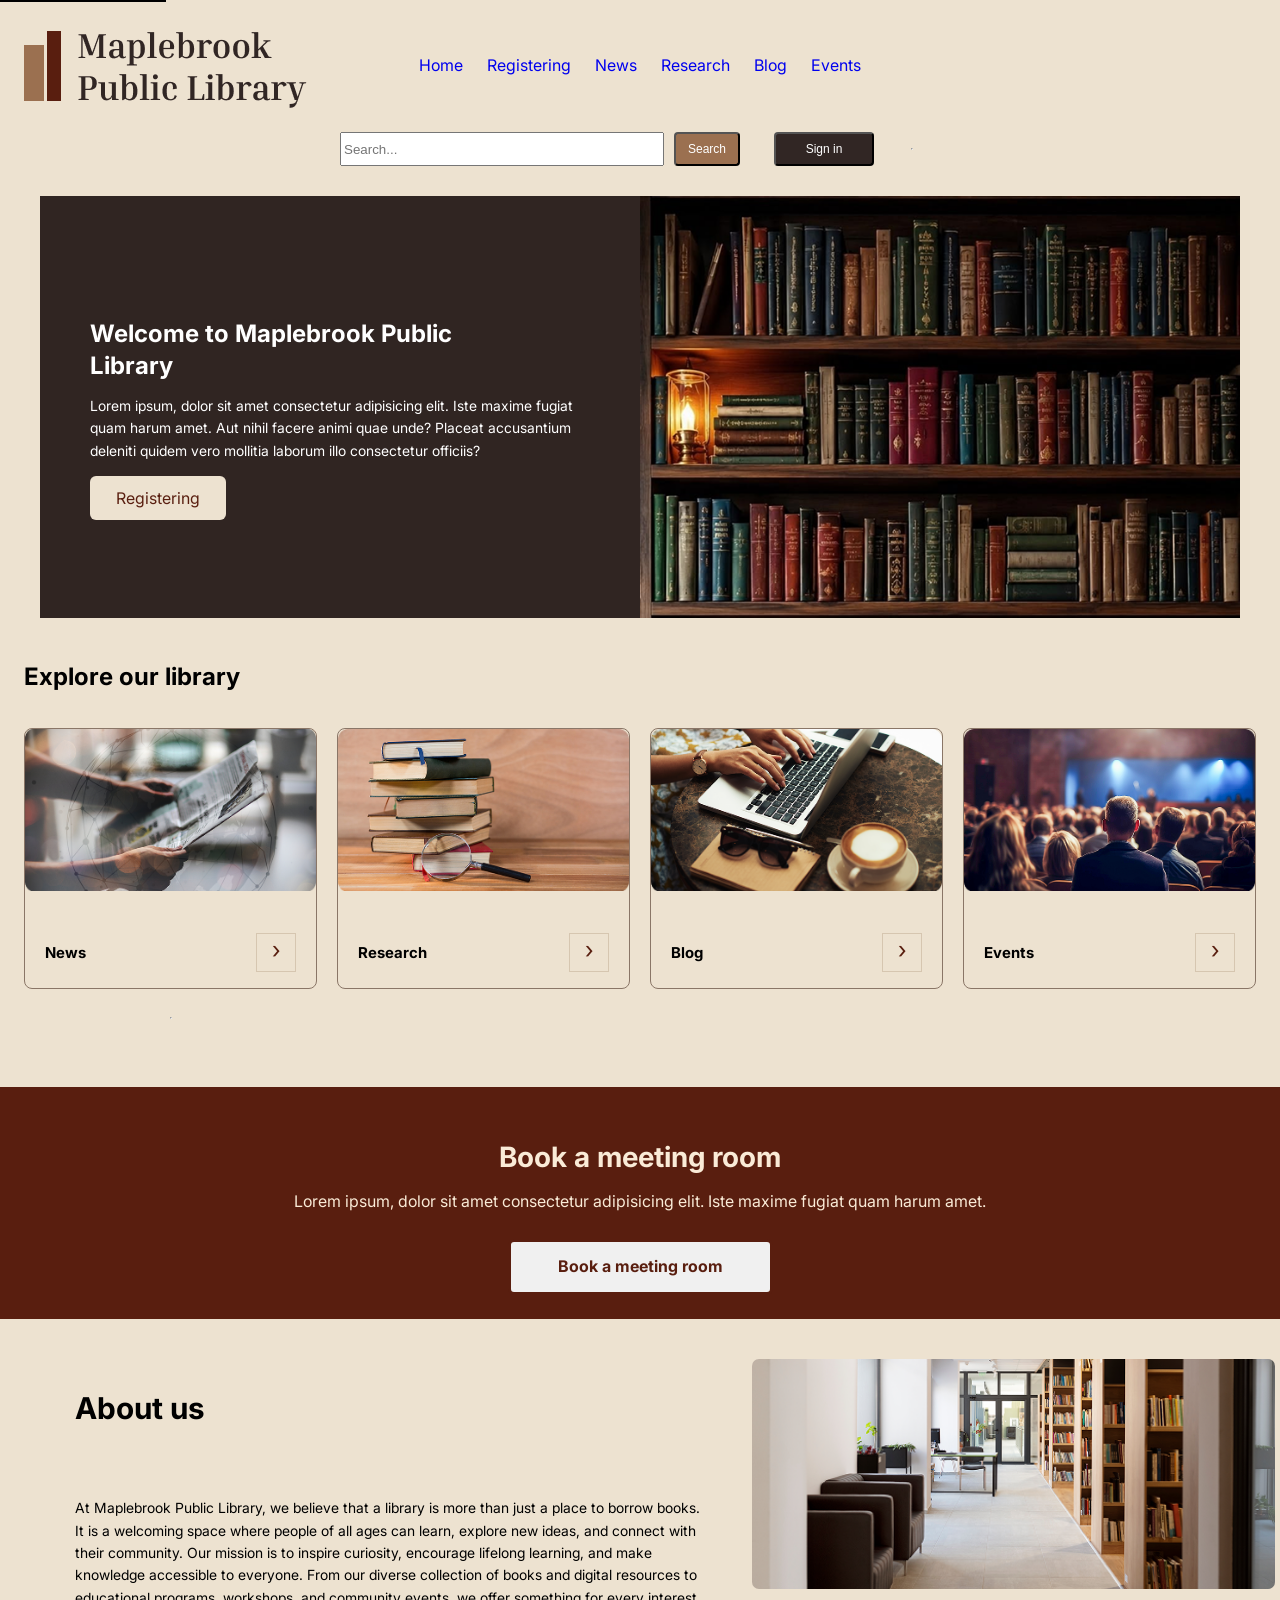
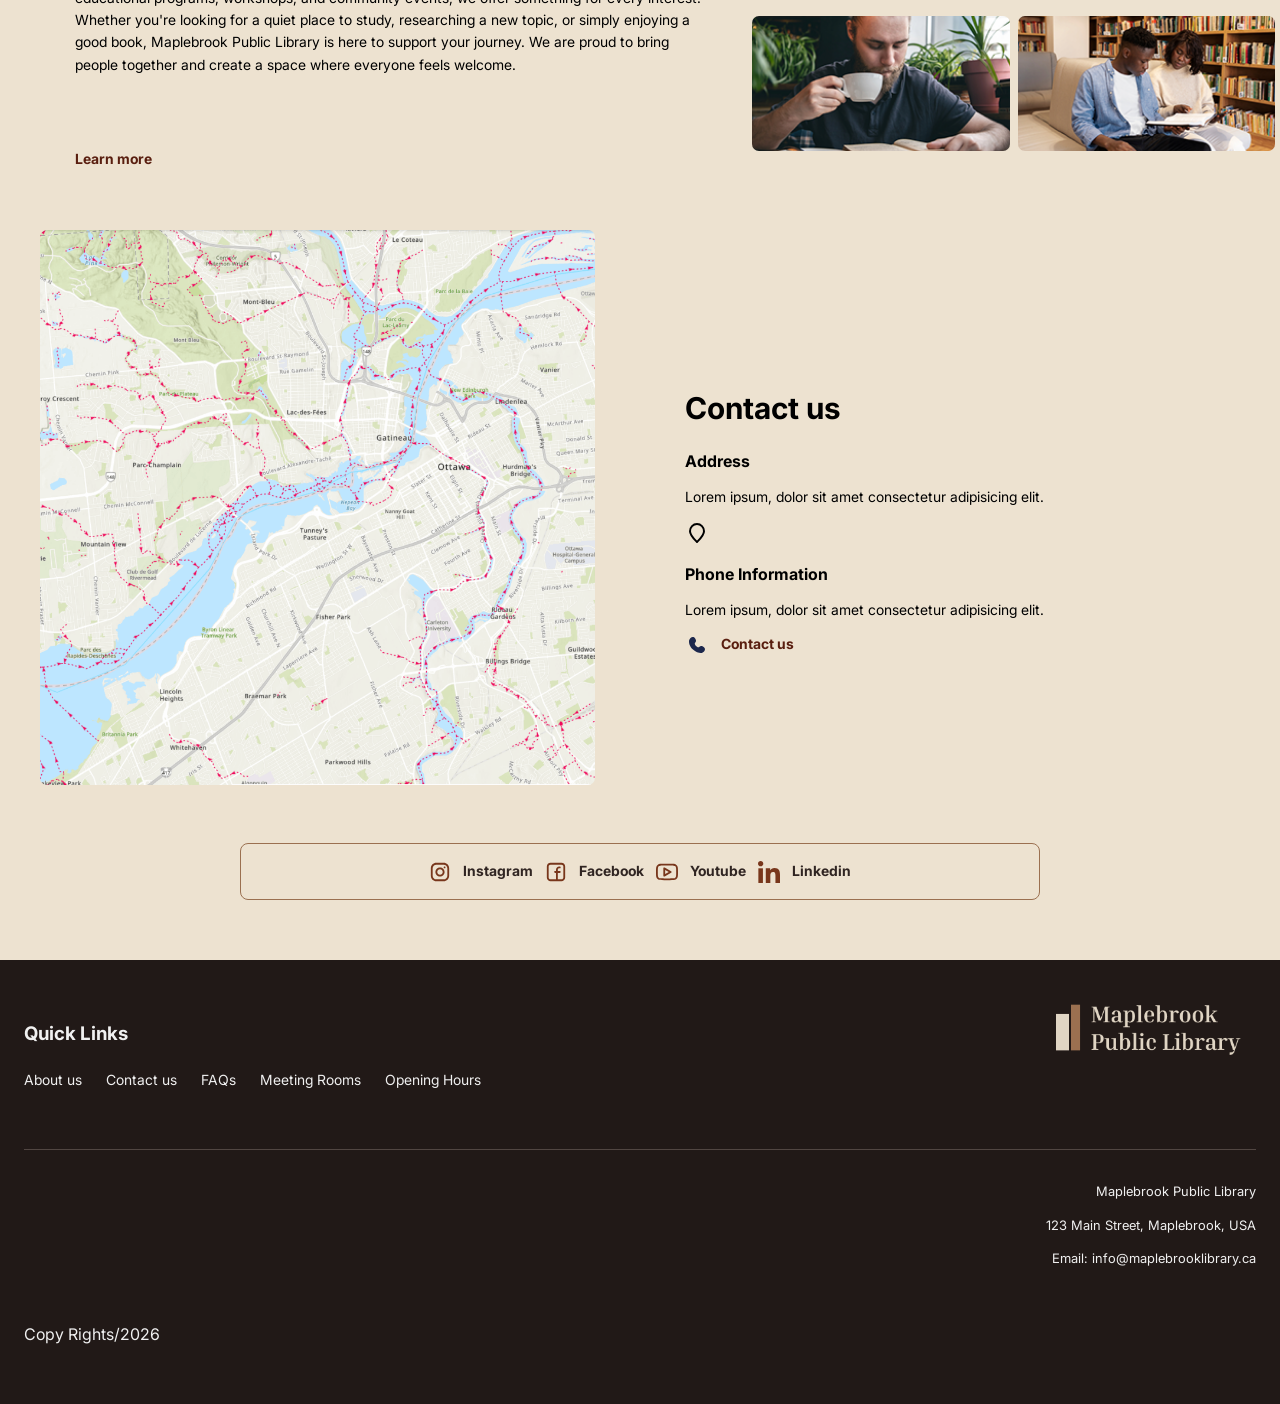
<file: index.html>
<!DOCTYPE html>
<html lang="en">

<head>
  <meta charset="UTF-8">
  <link rel="stylesheet" href="./styles.css">
  <meta name="viewport" content="width=device-width, initial-scale=1.0">
  <title>Maplebrook Public Library</title>
</head>

<body>
  <a href="#main" class="skip-link">Skip to main content</a>

  <!-- Header -->
  <header class="site-header">
    <img src="Images/LOGO.png" alt="Maplebrook Public Library Logo">

    <!-- Main Navigation -->

    <nav class="main-nav" aria-label="Main">
      <ul>
        <li><a href="index.html" class="active">Home</a></li>
        <li><a href="Registering.html">Registering</a></li>
        <li><a href="News.html">News</a></li>
        <li><a href="Researches.html">Research</a></li>
        <li><a href="Blog.html">Blog</a></li>
        <li><a href="Events.html">Events</a></li>
      </ul>
    </nav>
  </header>
  <div class="search-container">
    <search class="search-bar">
      <input type="text" placeholder="Search...">
      <button type="submit" class="search-button">Search</button>
    </search>
    <button class="log-in-button" onclick="window.location.href='Login.html'">Sign in</button>
    <hr>
  </div>

  <!-- Main Content -->
  <main id="main">

    <!-- Hero Section -->
    <div class="hero">
      <div class="hero-copy">
        <h1>Welcome to Maplebrook Public Library</h1>
        <p>Lorem ipsum, dolor sit amet consectetur adipisicing elit. Iste maxime fugiat quam harum amet. Aut nihil
          facere animi quae unde? Placeat accusantium deleniti quidem vero mollitia laborum illo consectetur officiis?
        </p>
        <a class="register-link" href="Registering.html">Registering</a>
      </div>
      <img src="Images/HeroImage.png" class="hero-image"
        alt="Interior of Maplebrook Public Library with shelves of books" width="600" height="400">
    </div>

    <!-- Featured Content -->
    <section>
      <h2 class="featured-content">Explore our library</h2>
      <div class="card">
        <div class="card-container">
          <img src="Images/News.png" alt="Reading a newspaper" width="250" height="150">
          <br>
          <a href="News.html">News</a>
        </div>
        <div class="card-container">
          <img src="Images/Researches.png" alt="Several books for reading" width="250" height="150">
          <br>
          <a href="Researches.html">Research</a>
        </div>
        <div class="card-container">
          <img src="Images/Blog.png" alt="Typing on a laptop" width="250" height="150">
          <br>
          <a href="Blog.html">Blog</a>
        </div>
        <div class="card-container">
          <img src="Images/Events.png" alt="An event room with chairs and a projector" width="250" height="150">
          <br>
          <a href="Events.html">Events</a>
        </div>
        <hr>
      </div>
    </section>

    <!-- Meeting Room Booking -->
    <section class="meeting-room">
      <h2>
        Book a meeting room
      </h2>
      <p>Lorem ipsum, dolor sit amet consectetur adipisicing elit. Iste maxime fugiat quam harum amet.</p>
      <a class="booking" href="Events.html">Book a meeting room</a>

    </section>

    <!-- About us -->
    <section class="about-section">
      <div class="about-copy">
        <h2>
          About us
        </h2>
        <br>
        <p>At Maplebrook Public Library, we believe that a library is more than just a place to borrow books. It is a
          welcoming space where people of all ages can learn, explore new ideas, and connect with their community.

          Our mission is to inspire curiosity, encourage lifelong learning, and make knowledge accessible to everyone.
          From our diverse collection of books and digital resources to educational programs, workshops, and community
          events, we offer something for every interest.

          Whether you're looking for a quiet place to study, researching a new topic, or simply enjoying a good book,
          Maplebrook Public Library is here to support your journey. We are proud to bring people together and create a
          space where everyone feels welcome.</p>
        <br>
        <a class="register-link" href="About-us.html">Learn more</a>
      </div>
      <div class="about-photos">
        <img src="Images/Aboutus1.png" alt="The corridor of the library" width="300" height="200">
        <img src="Images/Aboutus2.png" alt="A man reading a book with a cup of coffee" width="300" height="200">
        <img src="Images/Aboutus3.png" alt="Group study section of the library" width="300" height="200">
      </div>
    </section>

    <!-- Contact us -->
    <section class="contact-section">
      <div class="contact-map">
        <img src="Images/Map.picture.png" alt="Map of the library location">
      </div>
      <div class="contact-copy">
        <h2>Contact us</h2>
        <h3>Address</h3>
        <p>Lorem ipsum, dolor sit amet consectetur adipisicing elit.</p>
        <a class="register-link" href="https://www.google.ca/maps" target="_blank">
          <img src="Icons/location-pin-alt-svgrepo-com.svg" alt="Location icon">
        </a>
        <h3>Phone Information</h3>
        <p>Lorem ipsum, dolor sit amet consectetur adipisicing elit.</p>
        <img src="Icons/phone-rounded-svgrepo-com.svg" alt="Phone icon">
        <a class="register-link" href="tel:437-456-7890">Contact us</a>
      </div>
    </section>

    <!-- Social Media -->
    <div class="social-nav">
      <img src="Icons/instagram-svgrepo-com.svg" alt="Instagram icon" width="24" height="24">
      <a href="https://www.instagram.com">Instagram</a>
      <img src="Icons/facebook-svgrepo-com.svg" alt="Facebook icon" width="24" height="24">
      <a href="https://www.facebook.com">Facebook </a>
      <img src="Icons/youtube-svgrepo-com.svg" alt="Youtube icon" width="24" height="24">
      <a href="https://www.youtube.com">Youtube </a>
      <img src="Icons/linkedin-logo-svgrepo-com.svg" alt="Linkedin icon" width="24" height="24">
      <a href="https://www.linkedin.com">Linkedin </a>
    </div>

  </main>

  <!-- main footer -->
  <footer class="site-footer">
    <div class="footer-brand">
      <img src="Images/Logo-Footer.png" alt="Maplebrook Public Library Logo" width="200" height="50">
    </div>
    <div class="footer-legal">
      <p>Maplebrook Public Library</p>
      <p>123 Main Street, Maplebrook, USA</p>
      <p>Email: info@maplebrooklibrary.ca</p>
    </div>
    <nav aria-label="Footer">
      <h3>Quick Links</h3>
      <ul>
        <li><a href="About-us.html">About us</a></li>
        <li><a href="Contact-us.html">Contact us</a></li>
        <li><a href="FAQ.html">FAQs</a></li>
        <li><a href="Events.html">Meeting Rooms</a></li>
        <li><a href="Registering.html">Opening Hours</a></li>
      </ul>
    </nav>
    <p>Copy Rights/2026</p>
  </footer>
</body>

</html>
</file>
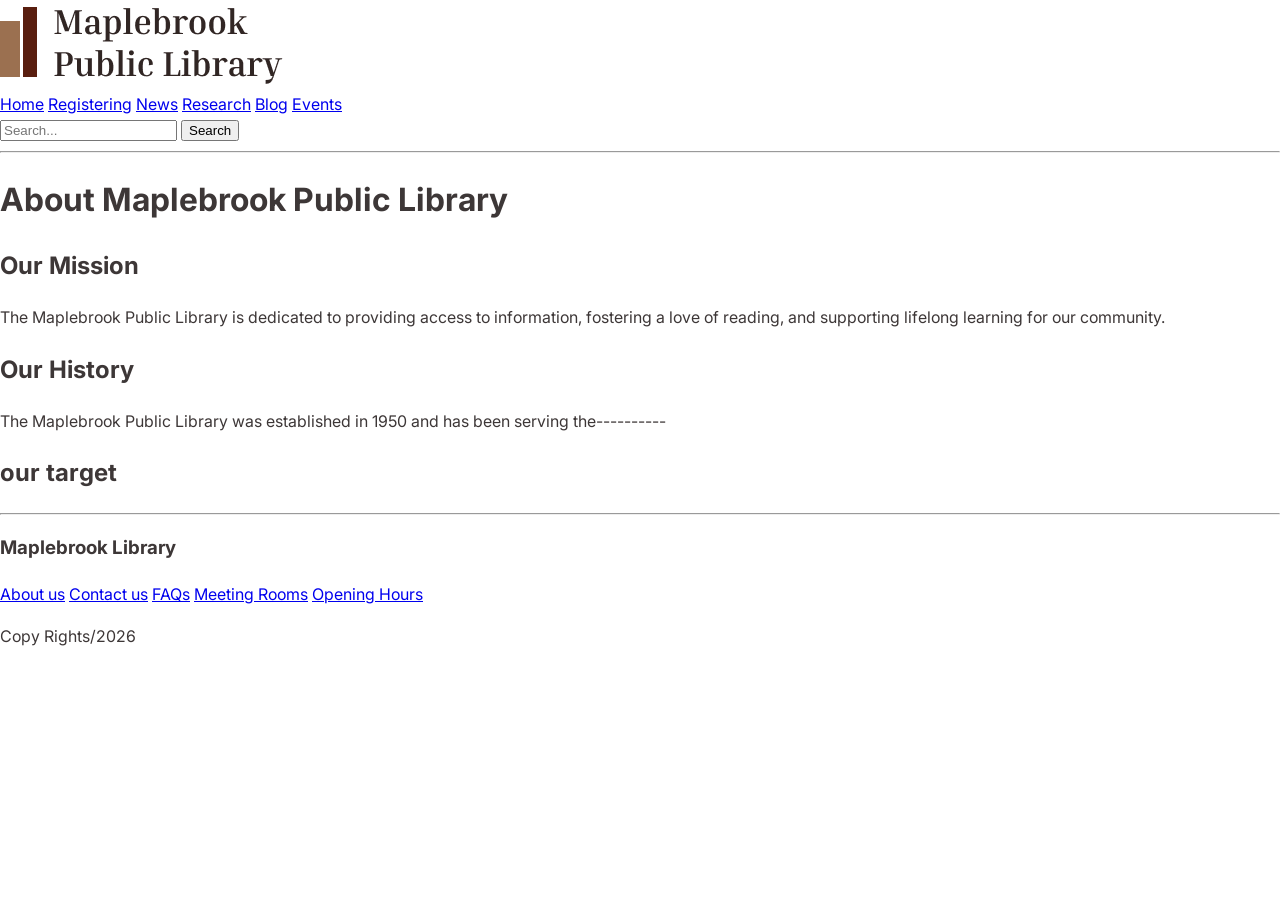
<file: About-us.html>
<!DOCTYPE html>
<html lang="en">

<head>
    <meta charset="UTF-8">
    <link rel="stylesheet" href="./styles.css">
    <meta name="viewport" content="width=device-width, initial-scale=1.0">
    <title>About us page</title>
    <style>
        body {
            font-family: Inter, Arial, sans-serif;
            color: #3d3737;
            background: #ffffff;
        }

        .tagline {
            color: #4e4e4e;
        }

        a:focus-visible {
            outline: 3px solid #0b319a;
            outline-offset: 3px;
        }

        .skip-link {
            position: absolute;
            top: -100px;
            left: 0;
            z-index: 100;
            background: #ffffff;
            padding: 8px 16px;
        }

        .skip-link:focus {
            top: 0;
        }
    </style>
</head>

<body>
    <!-- Header -->
    <header>
        <img src="Images/LOGO.png" alt="Maplebrook Public Library Logo">

        <!-- Main Navigation -->
        <nav aria-label="Main">
            <a href="index.html">Home</a>
            <a href="Registering.html">Registering</a>
            <a href="News.html">News</a>
            <a href="Researches.html">Research</a>
            <a href="Blog.html">Blog</a>
            <a href="Events.html">Events</a>
        </nav>
        <search>
            <form method="get" action="search_results.html">
                <input type="text" name="query" placeholder="Search...">
                <button type="submit">Search</button>
            </form>
        </search>
        <hr>
    </header>

    <h1>About Maplebrook Public Library</h1>
    <section>
        <h2>Our Mission</h2>
        <p>The Maplebrook Public Library is dedicated to providing access to information, fostering a love of reading,
            and supporting lifelong learning for our community.</p>

        <h2>Our History</h2>
        <p>The Maplebrook Public Library was established in 1950 and has been serving the----------

        <h2>our target</h2>
        <p></p>
        <hr>
        <!-- main footer -->
        <footer aria-label="Footer">
            <h3>Maplebrook Library</h3>
            <a href="About-us.html">About us</a>
            <a href="Contact-us.html">Contact us</a>
            <a href="FAQ.html">FAQs</a>
            <a href="Events.html">Meeting Rooms</a>
            <a href="Registering.html">Opening Hours</a>
            <p>Copy Rights/2026</p>
        </footer>
</body>

</html>
</file>
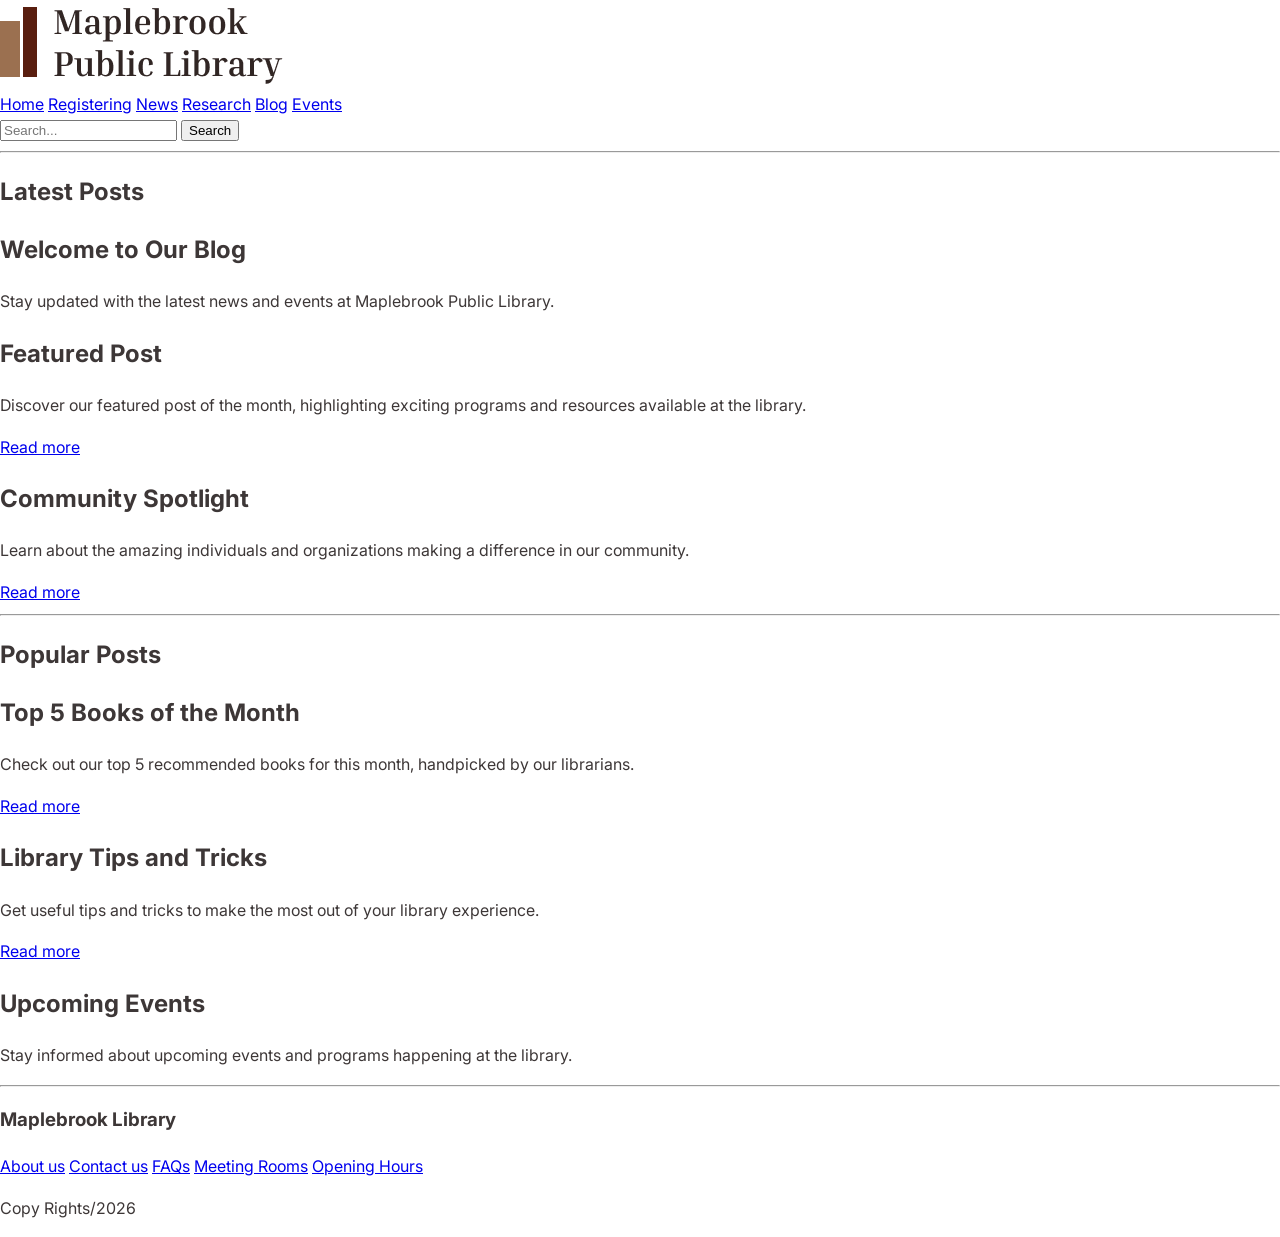
<file: Blog.html>
<!DOCTYPE html>
<html lang="en">

<head>
  <meta charset="UTF-8">
  <link rel="stylesheet" href="./styles.css">
  <meta name="viewport" content="width=device-width, initial-scale=1.0">
  <title>Blog page</title>
  <style>
    body {
      font-family: Inter, Arial, sans-serif;
      color: #3d3737;
      background: #ffffff;
    }

    .tagline {
      color: #4e4e4e;
    }

    a:focus-visible {
      outline: 3px solid #0b319a;
      outline-offset: 3px;
    }

    .skip-link {
      position: absolute;
      top: -100px;
      left: 0;
      z-index: 100;
      background: #ffffff;
      padding: 8px 16px;
    }

    .skip-link:focus {
      top: 0;
    }
  </style>
</head>

<body>
  <a href="#main" class="skip-link">Skip to main content</a>

  <!-- Header -->
  <header>
    <img src="Images/LOGO.png" alt="Maplebrook Public Library Logo">

    <!-- Main Navigation -->
    <nav aria-label="Main">
      <a href="index.html">Home</a>
      <a href="Registering.html">Registering</a>
      <a href="News.html">News</a>
      <a href="Researches.html">Research</a>
      <a href="Blog.html">Blog</a>
      <a href="Events.html">Events</a>
    </nav>
    <search>
      <form method="get" action="search_results.html">
        <input type="text" name="query" placeholder="Search...">
        <button type="submit">Search</button>
      </form>
    </search>
    <hr>
  </header>

  <!-- main content -->
  <main id="main">
    <section>
      <h1>Latest Posts</h1>
      <article>
        <h2>Welcome to Our Blog</h2>
        <p>Stay updated with the latest news and events at Maplebrook Public Library.</p>
      </article>
      <article>
        <h2>Featured Post</h2>
        <p>Discover our featured post of the month, highlighting exciting programs and resources available at
          the library.</p>
        <a href="https://www.maplebrooklibrary.ca/blog/featured-post">Read more</a>
      </article>
      <article>
        <h2>Community Spotlight</h2>
        <p>Learn about the amazing individuals and organizations making a difference in our community.</p>
        <a href="https://www.maplebrooklibrary.ca/blog/community-spotlight">Read more</a>
      </article>
    </section>
    <hr>

    <section>
      <h1>Popular Posts</h1>
      <article>
        <h2>Top 5 Books of the Month</h2>
        <p>Check out our top 5 recommended books for this month, handpicked by our librarians.</p>
        <a href="https://www.maplebrooklibrary.ca/blog/top-5-books">Read more</a>
      </article>
      <article>
        <h2>Library Tips and Tricks</h2>
        <p>Get useful tips and tricks to make the most out of your library experience.</p>
        <a href="https://www.maplebrooklibrary.ca/blog/library-tips">Read more</a>
      </article>
      <article>
        <h2>Upcoming Events</h2>
        <p>Stay informed about upcoming events and programs happening at the library.</p>
      </article>
      <hr>
    </section>
  </main>

  <!-- main footer -->
  <footer aria-label="Footer">
    <h3>Maplebrook Library</h3>
    <a href="About-us.html">About us</a>
    <a href="Contact-us.html">Contact us</a>
    <a href="FAQ.html">FAQs</a>
    <a href="Events.html">Meeting Rooms</a>
    <a href="Registering.html">Opening Hours</a>
    <p>Copy Rights/2026</p>
  </footer>
</body>

</html>
</file>
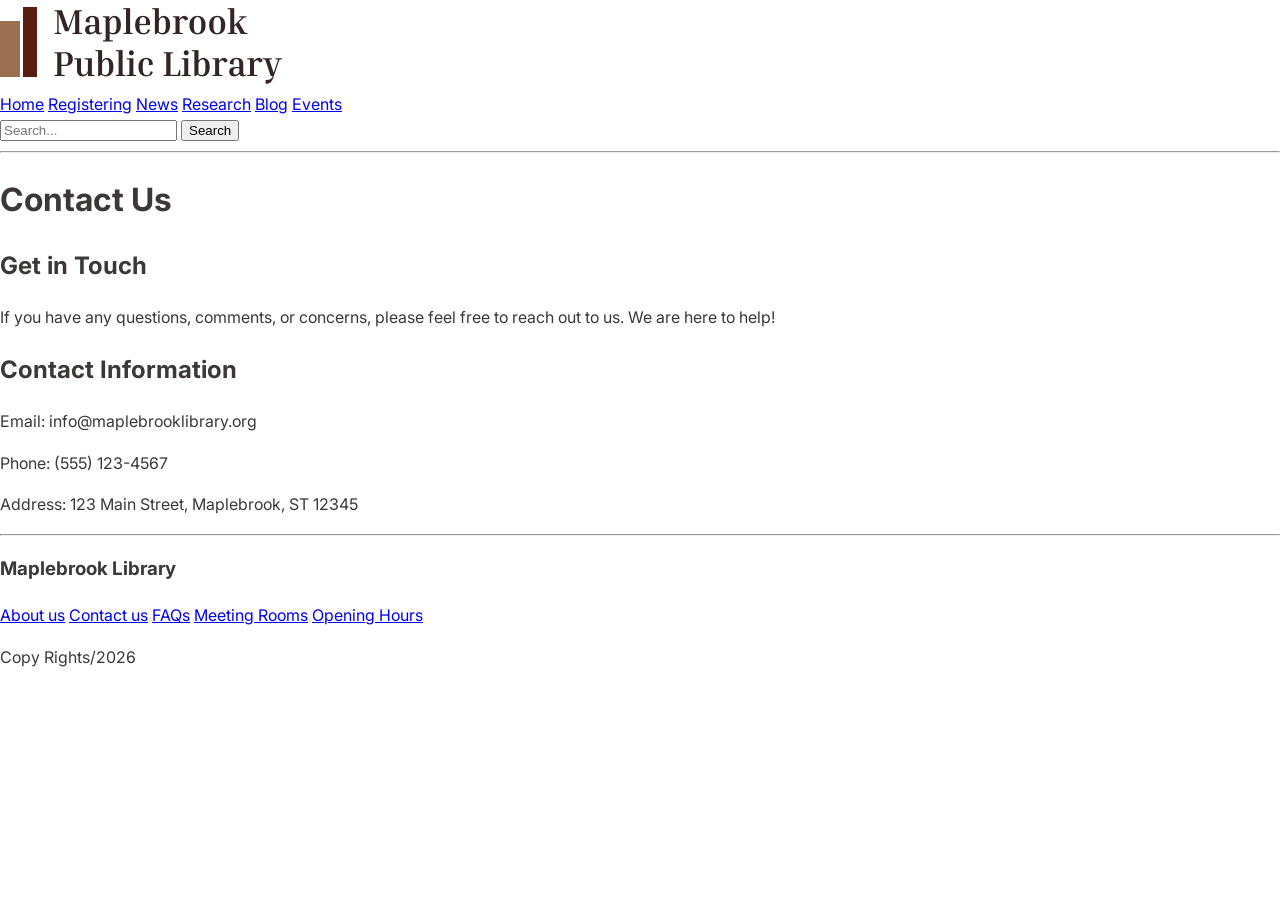
<file: Contact-us.html>
<!DOCTYPE html>
<html lang="en">

<head>
    <meta charset="UTF-8">
    <link rel="stylesheet" href="./styles.css">
    <meta name="viewport" content="width=device-width, initial-scale=1.0">
    <title>Contact Us page</title>
    <style>
        body {
            font-family: Inter, Arial, sans-serif;
            color: #3d3737;
            background: #ffffff;
        }

        .tagline {
            color: #4e4e4e;
        }

        a:focus-visible {
            outline: 3px solid #0b319a;
            outline-offset: 3px;
        }

        .skip-link {
            position: absolute;
            top: -100px;
            left: 0;
            z-index: 100;
            background: #ffffff;
            padding: 8px 16px;
        }

        .skip-link:focus {
            top: 0;
        }
    </style>
</head>

<body>
    <!-- Header -->
    <header>
        <img src="Images/LOGO.png" alt="Maplebrook Public Library Logo">

        <!-- Main Navigation -->
        <nav aria-label="Main">
            <a href="index.html">Home</a>
            <a href="Registering.html">Registering</a>
            <a href="News.html">News</a>
            <a href="Researches.html">Research</a>
            <a href="Blog.html">Blog</a>
            <a href="Events.html">Events</a>
        </nav>
        <search>
            <form method="get" action="search_results.html">
                <input type="text" name="query" placeholder="Search...">
                <button type="submit">Search</button>
            </form>
        </search>
        <hr>
    </header>
    <h1>Contact Us</h1>
    <section>
        <h2>Get in Touch</h2>
        <p>If you have any questions, comments, or concerns, please feel free to reach out to us. We are here to help!
        </p>

        <h2>Contact Information</h2>
        <p>Email: info@maplebrooklibrary.org</p>
        <p>Phone: (555) 123-4567</p>
        <p>Address: 123 Main Street, Maplebrook, ST 12345</p>
        <hr>
    </section>

    <!-- main footer -->
    <footer aria-label="Footer">
        <h3>Maplebrook Library</h3>
        <a href="About-us.html">About us</a>
        <a href="Contact-us.html">Contact us</a>
        <a href="FAQ.html">FAQs</a>
        <a href="Events.html">Meeting Rooms</a>
        <a href="Registering.html">Opening Hours</a>
        <p>Copy Rights/2026</p>
    </footer>
</body>

</html>
</file>
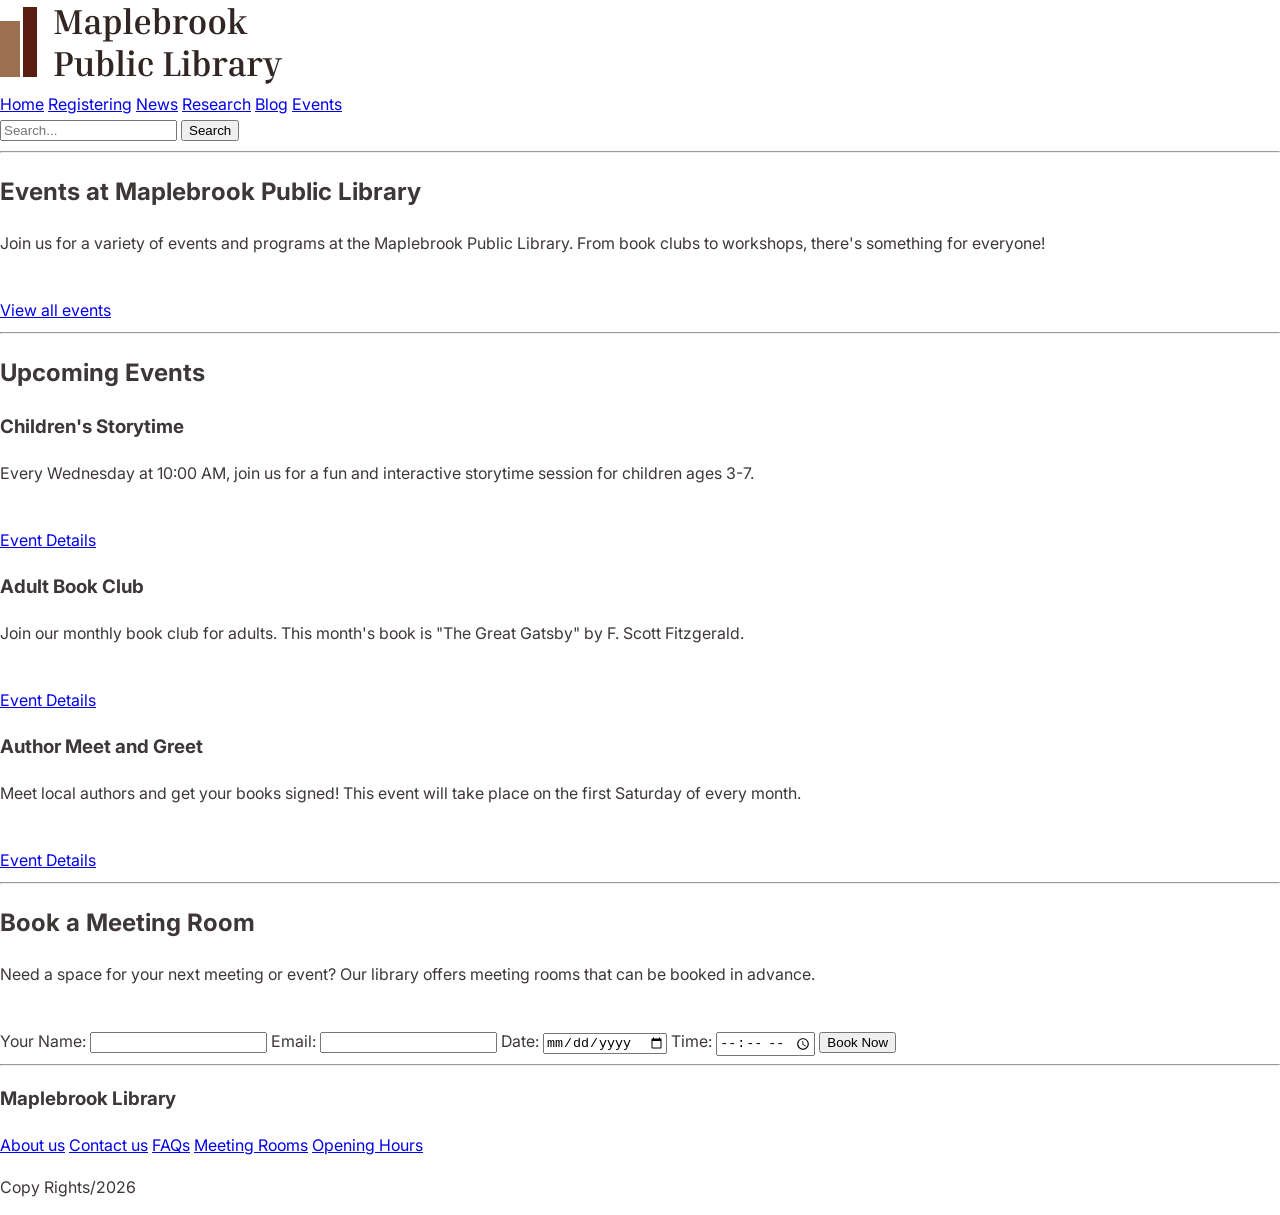
<file: Events.html>
<!DOCTYPE html>
<html lang="en">

<head>
  <meta charset="UTF-8">
  <link rel="stylesheet" href="./styles.css">
  <meta name="viewport" content="width=device-width, initial-scale=1.0">
  <title>Events page</title>
  <style>
    body {
      font-family: Inter, Arial, sans-serif;
      color: #3d3737;
      background: #ffffff;
    }

    .tagline {
      color: #4e4e4e;
    }

    a:focus-visible {
      outline: 3px solid #0b319a;
      outline-offset: 3px;
    }

    .skip-link {
      position: absolute;
      top: -100px;
      left: 0;
      z-index: 100;
      background: #ffffff;
      padding: 8px 16px;
    }

    .skip-link:focus {
      top: 0;
    }
  </style>
</head>

<body>
  <a href="#main" class="skip-link">Skip to main content</a>

  <!-- Header -->
  <header>
    <img src="Images/LOGO.png" alt="Maplebrook Public Library Logo">

    <!-- Main Navigation -->
    <nav aria-label="Main">
      <a href="index.html">Home</a>
      <a href="Registering.html">Registering</a>
      <a href="News.html">News</a>
      <a href="Researches.html">Research</a>
      <a href="Blog.html">Blog</a>
      <a href="Events.html">Events</a>
    </nav>
    <search>
      <form method="get" action="search_results.html">
        <input type="text" name="query" placeholder="Search...">
        <button type="submit">Search</button>
      </form>
    </search>
    <hr>
  </header>

  <!-- main content -->
  <main id="main">
    <section>
      <h1>Events at Maplebrook Public Library</h1>
      <p>Join us for a variety of events and programs at the Maplebrook Public Library. From book clubs to workshops,
        there's something for everyone!</p>
      <br>
      <a href="https://www.maplebrooklibrary.ca/events">View all events</a>
    </section>
    <hr>
    <section class="event-list">
      <h2>Upcoming Events</h2>
      <article>
        <h3>Children's Storytime</h3>
        <p>Every Wednesday at 10:00 AM, join us for a fun and interactive storytime session for children ages 3-7.</p>
        <br>
        <a href="https://www.maplebrooklibrary.ca/events/childrens-storytime">Event Details</a>
      </article>
      <article>
        <h3>Adult Book Club</h3>
        <p>Join our monthly book club for adults. This month's book is "The Great Gatsby" by F. Scott Fitzgerald.</p>
        <br>
        <a href="https://www.maplebrooklibrary.ca/events/adult-book-club">Event Details</a>
      </article>
      <article>
        <h3>Author Meet and Greet</h3>
        <p>Meet local authors and get your books signed! This event will take place on the first Saturday of every
          month.</p>
        <br>
        <a href="https://www.maplebrooklibrary.ca/events/author-meet-and-greet">Event Details</a>
      </article>
    </section>

    <hr>
    <section class="event-registration">
      <h2>Book a Meeting Room</h2>
      <p>Need a space for your next meeting or event? Our library offers meeting rooms that can be booked in advance.
      </p>
      <br>
      <form action="book_meeting_room.php" method="POST">
        <label for="name">Your Name:</label>
        <input type="text" id="name" name="name" required>
        <label for="email">Email:</label>
        <input type="email" id="email" name="email" required>
        <label for="date">Date:</label>
        <input type="date" id="date" name="date" required>
        <label for="time">Time:</label>
        <input type="time" id="time" name="time" required>
        <button type="submit">Book Now</button>
      </form>
    </section>
    <hr>
  </main>

  <!-- main footer -->
  <footer aria-label="Footer">
    <h3>Maplebrook Library</h3>
    <a href="About-us.html">About us</a>
    <a href="Contact-us.html">Contact us</a>
    <a href="FAQ.html">FAQs</a>
    <a href="Events.html">Meeting Rooms</a>
    <a href="Registering.html">Opening Hours</a>
    <p>Copy Rights/2026</p>
  </footer>
</body>

</html>
</file>
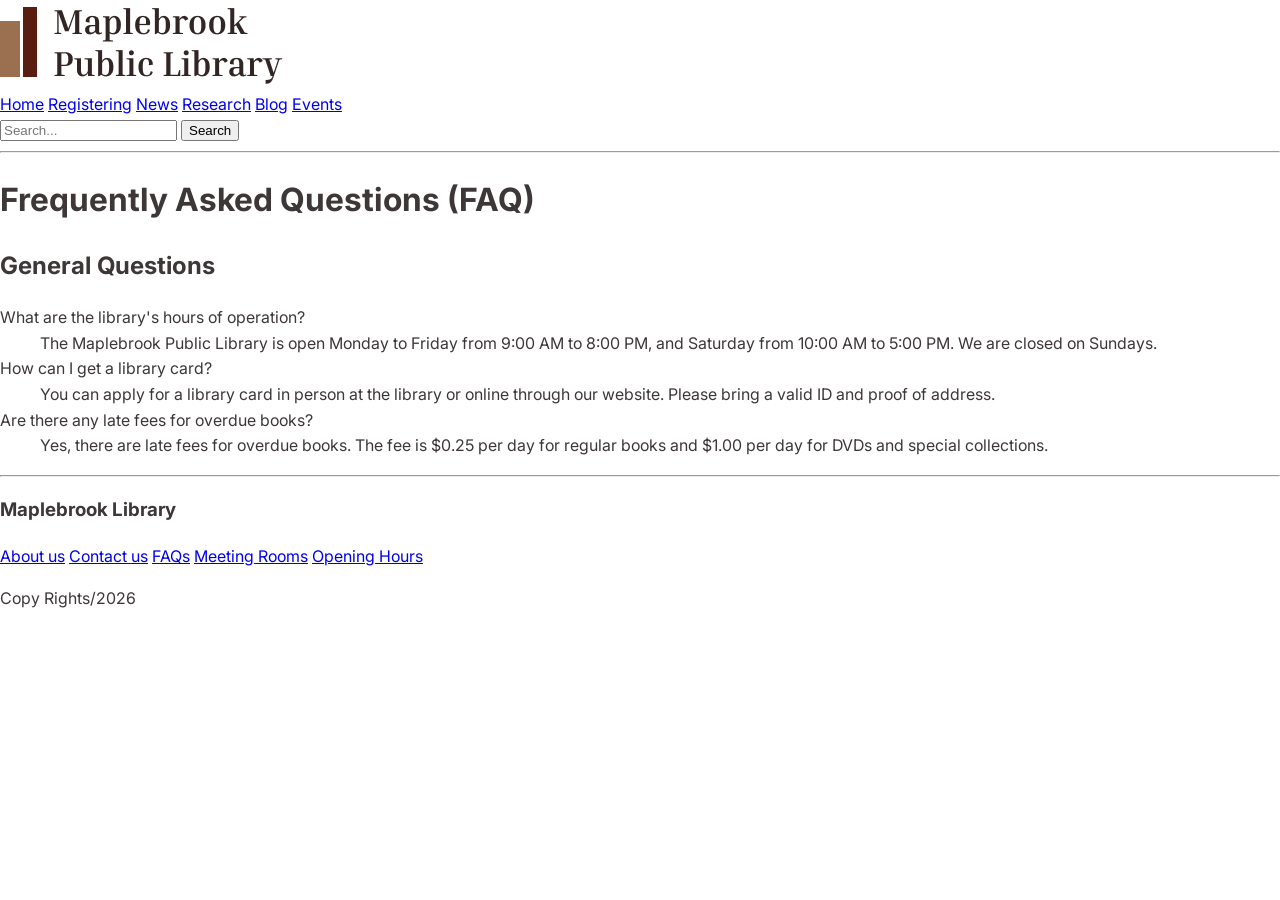
<file: FAQ.html>
<!DOCTYPE html>
<html lang="en">

<head>
    <meta charset="UTF-8">
    <link rel="stylesheet" href="./styles.css">
    <meta name="viewport" content="width=device-width, initial-scale=1.0">
    <title>FAQ Page</title>
    <style>
        body {
            font-family: Inter, Arial, sans-serif;
            color: #3d3737;
            background: #ffffff;
        }

        .tagline {
            color: #4e4e4e;
        }

        a:focus-visible {
            outline: 3px solid #0b319a;
            outline-offset: 3px;
        }

        .skip-link {
            position: absolute;
            top: -100px;
            left: 0;
            z-index: 100;
            background: #ffffff;
            padding: 8px 16px;
        }

        .skip-link:focus {
            top: 0;
        }
    </style>
</head>

<body>
    <header>
        <img src="Images/LOGO.png" alt="Maplebrook Public Library Logo">

        <!-- Main Navigation -->
        <nav aria-label="Main">
            <a href="index.html">Home</a>
            <a href="Registering.html">Registering</a>
            <a href="News.html">News</a>
            <a href="Researches.html">Research</a>
            <a href="Blog.html">Blog</a>
            <a href="Events.html">Events</a>
        </nav>
        <search>
            <form method="get" action="search_results.html">
                <input type="text" name="query" placeholder="Search...">
                <button type="submit">Search</button>
            </form>
        </search>
        <hr>
        <h1>Frequently Asked Questions (FAQ)</h1>
        <section>
            <h2>General Questions</h2>
            <dl>
                <dt>What are the library's hours of operation?</dt>
                <dd>The Maplebrook Public Library is open Monday to Friday from 9:00 AM to 8:00 PM, and Saturday from
                    10:00 AM to 5:00 PM. We are closed on Sundays.</dd>

                <dt>How can I get a library card?</dt>
                <dd>You can apply for a library card in person at the library or online through our website. Please
                    bring a valid ID and proof of address.</dd>

                <dt>Are there any late fees for overdue books?</dt>
                <dd>Yes, there are late fees for overdue books. The fee is $0.25 per day for regular books and $1.00 per
                    day for DVDs and special collections.</dd>
            </dl>
            <hr>
            <!-- main footer -->
            <footer aria-label="Footer">
                <h3>Maplebrook Library</h3>
                <a href="About-us.html">About us</a>
                <a href="Contact-us.html">Contact us</a>
                <a href="FAQ.html">FAQs</a>
                <a href="Events.html">Meeting Rooms</a>
                <a href="Registering.html">Opening Hours</a>
                <p>Copy Rights/2026</p>
            </footer>
</body>

</html>
</file>
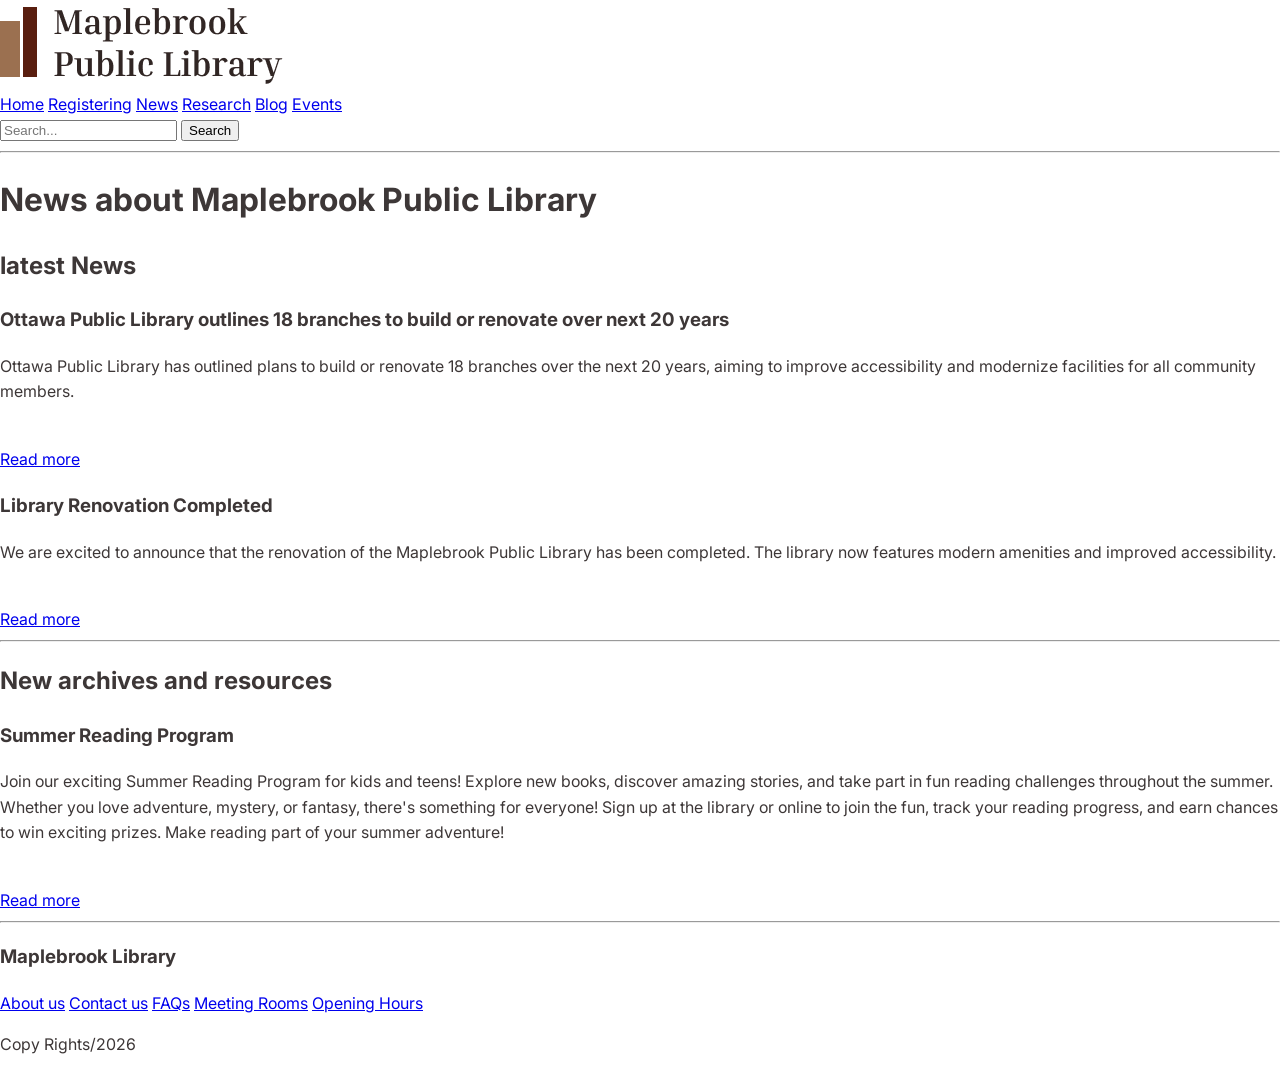
<file: News.html>
<!DOCTYPE html>
<html lang="en">

<head>
  <meta charset="UTF-8">
  <link rel="stylesheet" href="./styles.css">
  <meta name="viewport" content="width=device-width, initial-scale=1.0">
  <title>News page</title>
  <style>
    body {
      font-family: Inter, Arial, sans-serif;
      color: #3d3737;
      background: #ffffff;
    }

    .tagline {
      color: #4e4e4e;
    }

    a:focus-visible {
      outline: 3px solid #0b319a;
      outline-offset: 3px;
    }

    .skip-link {
      position: absolute;
      top: -100px;
      left: 0;
      z-index: 100;
      background: #ffffff;
      padding: 8px 16px;
    }

    .skip-link:focus {
      top: 0;
    }
  </style>
</head>

<body>
  <a href="#main" class="skip-link">Skip to main content</a>

  <!-- Header -->
  <header>
    <img src="Images/LOGO.png" alt="Maplebrook Public Library Logo">

    <!-- Main Navigation -->
    <nav aria-label="Main">
      <a href="index.html">Home</a>
      <a href="Registering.html">Registering</a>
      <a href="News.html">News</a>
      <a href="Researches.html">Research</a>
      <a href="Blog.html">Blog</a>
      <a href="Events.html">Events</a>
    </nav>
    <search>
      <form method="get" action="search_results.html">
        <input type="text" name="query" placeholder="Search...">
        <button type="submit">Search</button>
      </form>
    </search>
    <hr>
  </header>

  <!-- main content -->
  <main id="main">
    <h1>News about Maplebrook Public Library</h1>
    <section>
      <h2>latest News</h2>
      <article>
        <h3>Ottawa Public Library outlines 18 branches to build or renovate over next 20 years</h3>
        <p>Ottawa Public Library has outlined plans to build or renovate 18 branches over the next 20 years, aiming to
          improve accessibility and modernize facilities for all community members.</p>
        <br>
        <a
          href="https://www.ctvnews.ca/ottawa/article/ottawa-public-library-outlines-18-branches-to-build-or-renovate-over-next-20-years/">Read
          more</a>
      </article>
      <article>
        <h3>Library Renovation Completed</h3>
        <p>We are excited to announce that the renovation of the Maplebrook Public Library has been completed. The
          library now features modern amenities and improved accessibility.</p>
        <br>
        <a href="https://inspire555.ca/construction-updates/">Read more</a>
      </article>
      <hr>
    </section>
    <section>
      <h2>New archives and resources</h2>
      <article>
        <h3>Summer Reading Program</h3>
        <p>
          Join our exciting Summer Reading Program for kids and teens! Explore new books, discover amazing stories, and
          take part in fun reading challenges throughout the summer. Whether you love adventure, mystery, or fantasy,
          there's something for everyone!

          Sign up at the library or online to join the fun, track your reading progress, and earn chances to win
          exciting prizes. Make reading part of your summer adventure!
        </p>
        <br>
        <a
          href="https://www.nightzookeeper.com/parents?utm_feeditemid=&utm_device=c&utm_term=summer%20reading%20and%20writing%20program&utm_source=google&utm_medium=cpc&utm_campaign=Parent+Product+-+WW+-+Reading+%26+Writing&hsa_cam=20905588725&hsa_grp=163023545248&hsa_mt=e&hsa_src=g&hsa_ad=686505939758&hsa_acc=2308685751&hsa_net=adwords&hsa_kw=summer%20reading%20and%20writing%20program&hsa_tgt=kwd-2305066407963&hsa_ver=3&gad_source=1&gad_campaignid=20905588725&gbraid=0AAAAADpJSHsqyCXHBSBlqw6kd-NUUg5ob&gclid=CjwKCAjwo5bXBhAEEiwAkgpgXCR77jlUrxl1IwuVC0FaHM7WxjH-Qy_fnQtppikv_N5P2Z6sW2sx9RoCYs4QAvD_BwE">Read
          more</a>
      </article>
    </section>
    <hr>
  </main>

  <!-- main footer -->
  <footer aria-label="Footer">
    <h3>Maplebrook Library</h3>
    <a href="About-us.html">About us</a>
    <a href="Contact-us.html">Contact us</a>
    <a href="FAQ.html">FAQs</a>
    <a href="Events.html">Meeting Rooms</a>
    <a href="Registering.html">Opening Hours</a>
    <p>Copy Rights/2026</p>
  </footer>
</body>

</html>
</file>
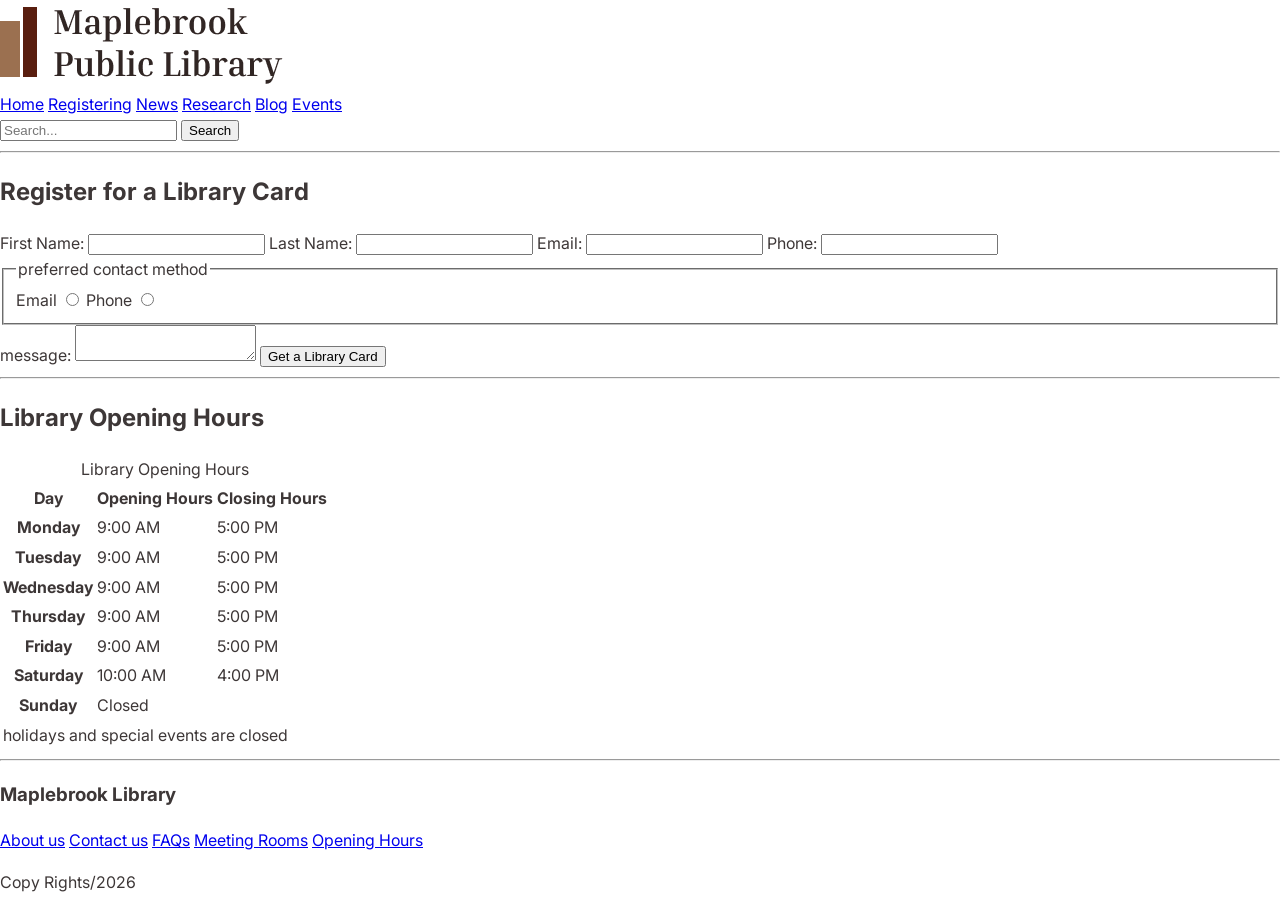
<file: Registering.html>
<!DOCTYPE html>
<html lang="en">

<head>
  <meta charset="UTF-8">
  <link rel="stylesheet" href="./styles.css">
  <meta name="viewport" content="width=device-width, initial-scale=1.0">
  <title>Registering page</title>
  <style>
    body {
      font-family: Inter, Arial, sans-serif;
      color: #3d3737;
      background: #ffffff;
    }

    .tagline {
      color: #4e4e4e;
    }

    a:focus-visible {
      outline: 3px solid #0b319a;
      outline-offset: 3px;
    }

    .skip-link {
      position: absolute;
      top: -100px;
      left: 0;
      z-index: 100;
      background: #ffffff;
      padding: 8px 16px;
    }

    .skip-link:focus {
      top: 0;
    }
  </style>
</head>

<body>
  <a href="#main" class="skip-link">Skip to main content</a>

  <!-- Header -->
  <header>
    <img src="Images/LOGO.png" alt="Maplebrook Public Library Logo">

    <!-- Main Navigation -->
    <nav aria-label="Main">
      <a href="index.html">Home</a>
      <a href="Registering.html">Registering</a>
      <a href="News.html">News</a>
      <a href="Researches.html">Research</a>
      <a href="Blog.html">Blog</a>
      <a href="Events.html">Events</a>
    </nav>
    <search>
      <form method="get" action="search_results.html">
        <input type="text" name="query" placeholder="Search...">
        <button type="submit">Search</button>
      </form>
    </search>
    <hr>
  </header>

  <!-- Main Content -->
  <main id="main">
    <section>
      <h1>Register for a Library Card</h1>
      <!-- Form -->
      <form action="submit_registration.php" method="POST">
        <label for="Firstname">First Name:</label>
        <input type="text" id="Firstname" name="Firstname" required>
        <label for="Lastname">Last Name:</label>
        <input type="text" id="Lastname" name="Lastname" required>
        <label for="email">Email:</label>
        <input type="email" id="email" name="email" required>
        <label for="phone">Phone:</label>
        <input type="tel" id="phone" name="phone" required>
        <fieldset>
          <legend>preferred contact method</legend>
          <label for="email-contact">Email</label>
          <input type="radio" id="email-contact" name="contact-method" value="email" required>
          <label for="phone-contact">Phone</label>
          <input type="radio" id="phone-contact" name="contact-method" value="phone" required>
        </fieldset>
        <label for="textarea">message:</label>
        <textarea id="textarea" name="message"></textarea>
        <button type="submit">Get a Library Card</button>
      </form>
      <hr>

      <!-- Data table -->
      <h2>Library Opening Hours</h2>
      <table>
        <caption>Library Opening Hours</caption>
        <thead>
          <tr>
            <th scope="col">Day</th>
            <th scope="col">Opening Hours</th>
            <th scope="col">Closing Hours</th>
          </tr>
        </thead>
        <tbody>
          <tr>
            <th scope="row">Monday</th>
            <td>9:00 AM</td>
            <td>5:00 PM</td>
          </tr>
          <tr>
            <th scope="row">Tuesday</th>
            <td>9:00 AM</td>
            <td>5:00 PM</td>
          </tr>
          <tr>
            <th scope="row">Wednesday</th>
            <td>9:00 AM</td>
            <td>5:00 PM</td>
          </tr>
          <tr>
            <th scope="row">Thursday</th>
            <td>9:00 AM</td>
            <td>5:00 PM</td>
          </tr>
          <tr>
            <th scope="row">Friday</th>
            <td>9:00 AM</td>
            <td>5:00 PM</td>
          </tr>
          <tr>
            <th scope="row">Saturday</th>
            <td>10:00 AM</td>
            <td>4:00 PM</td>
          </tr>
          <tr>
            <th scope="row">Sunday</th>
            <td colspan="2">Closed</td>
          </tr>
        </tbody>
        <tfoot>
          <tr>
            <td colspan="3">holidays and special events are closed</td>
          </tr>
        </tfoot>
      </table>
    </section>
  </main>
  <hr>
  <!-- main footer -->
  <footer aria-label="Footer">
    <h3>Maplebrook Library</h3>
    <a href="About-us.html">About us</a>
    <a href="Contact-us.html">Contact us</a>
    <a href="FAQ.html">FAQs</a>
    <a href="Events.html">Meeting Rooms</a>
    <a href="Registering.html">Opening Hours</a>
    <p>Copy Rights/2026</p>
  </footer>
</body>

</html>
</file>
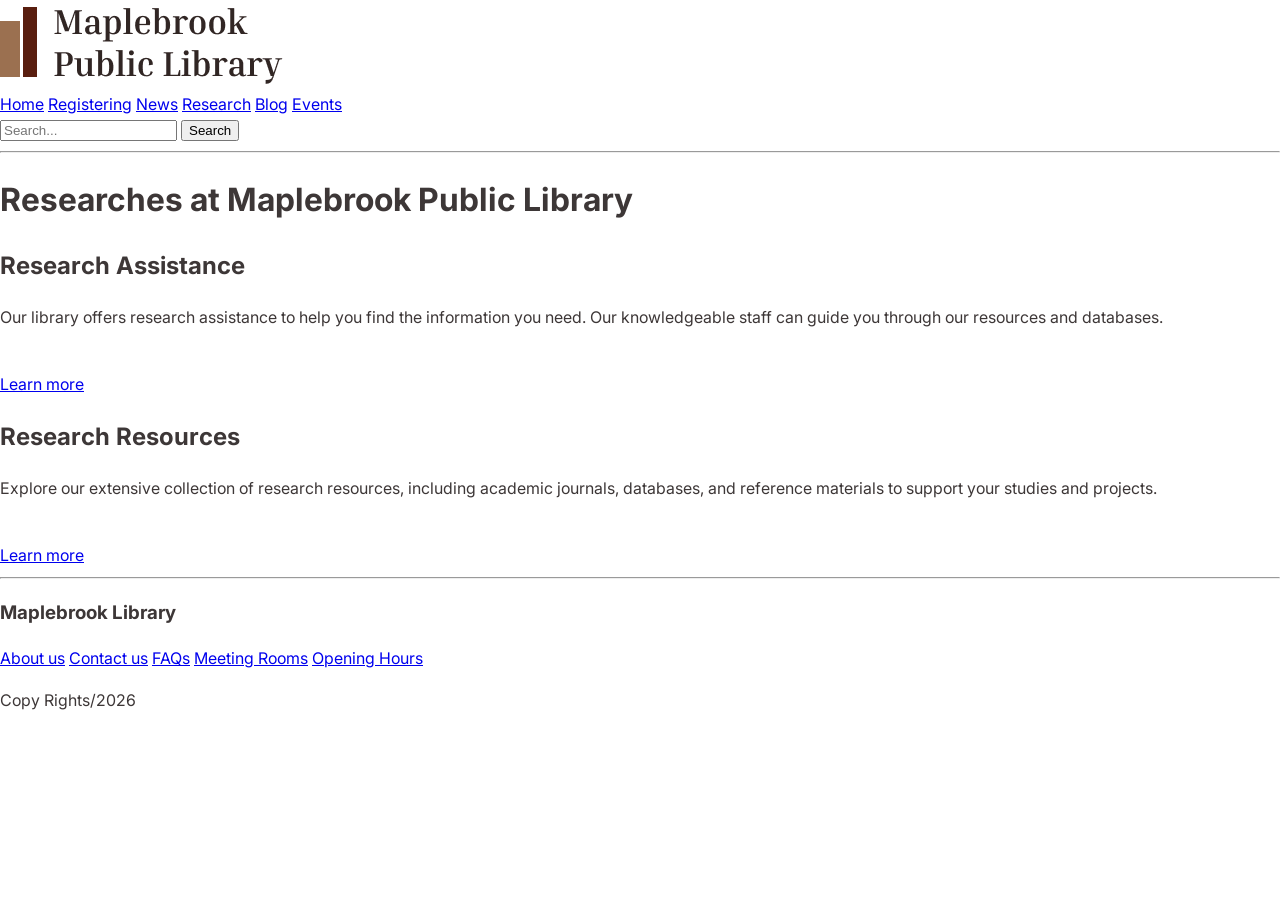
<file: Researches.html>
<!DOCTYPE html>
<html lang="en">

<head>
  <meta charset="UTF-8">
  <link rel="stylesheet" href="./styles.css">
  <meta name="viewport" content="width=device-width, initial-scale=1.0">
  <title>Research page</title>
  <style>
    body {
      font-family: Inter, Arial, sans-serif;
      color: #3d3737;
      background: #ffffff;
    }

    .tagline {
      color: #4e4e4e;
    }

    a:focus-visible {
      outline: 3px solid #0b319a;
      outline-offset: 3px;
    }

    .skip-link {
      position: absolute;
      top: -100px;
      left: 0;
      z-index: 100;
      background: #ffffff;
      padding: 8px 16px;
    }

    .skip-link:focus {
      top: 0;
    }
  </style>
</head>

<body>
  <a href="#main" class="skip-link">Skip to main content</a>

  <!-- Header -->
  <header>
    <img src="Images/LOGO.png" alt="Maplebrook Public Library Logo">

    <!-- Main Navigation -->
    <nav aria-label="Main">
      <a href="index.html">Home</a>
      <a href="Registering.html">Registering</a>
      <a href="News.html">News</a>
      <a href="Researches.html">Research</a>
      <a href="Blog.html">Blog</a>
      <a href="Events.html">Events</a>
    </nav>
    <search>
      <form method="get" action="search_results.html">
        <input type="text" name="query" placeholder="Search...">
        <button type="submit">Search</button>
      </form>
    </search>
    <hr>
  </header>

  <!-- main content -->
  <main id="main">
    <h1>Researches at Maplebrook Public Library</h1>
    <article>
      <h2>Research Assistance</h2>
      <p>Our library offers research assistance to help you find the information you need. Our knowledgeable staff can
        guide you through our resources and databases.</p>
      <br>
      <a href="https://www.maplebrooklibrary.ca/research-assistance">Learn more</a>
    </article>
    <article>
      <h2>Research Resources</h2>
      <p>Explore our extensive collection of research resources, including academic journals, databases, and reference
        materials to support your studies and projects.</p>
      <br>
      <a href="https://www.maplebrooklibrary.ca/research">Learn more</a>
    </article>
    <hr>
  </main>

  <!-- main footer -->
  <footer aria-label="Footer">
    <h3>Maplebrook Library</h3>
    <a href="About-us.html">About us</a>
    <a href="Contact-us.html">Contact us</a>
    <a href="FAQ.html">FAQs</a>
    <a href="Events.html">Meeting Rooms</a>
    <a href="Registering.html">Opening Hours</a>
    <p>Copy Rights/2026</p>
  </footer>
</file>
<file: styles.css>
main { grid-area: main; min-width: 0; }
:root { --container: 1200px; --gutter: 24px; --gap: 24px; --cream: #f0f0f0; --burgundy: #591e0f; --sand: #d6c6b0; --page-bg: #EDE2D0;}
* {
  box-sizing: border-box;
}
@font-face {
  font-family: 'Inter';
  src: url('./Fonts/Inter_18pt-Regular.ttf') format('woff2');
  font-weight: 400;
  font-style: normal;
}

@font-face {
  font-family: 'Inter';
  src: url('./Fonts/Inter_18pt-Bold.ttf') format('woff2');
  font-weight: 700;
  font-style: normal;
}

body {
  margin: 0;
  background-color: var(--page-bg);
  font-family: 'Inter', Arial, sans-serif;
  line-height: 1.6;

}

img {
  max-width: 100%;
  height: auto;
}
.hero, .gallery-section, .about-section, .contact-section { width: min(calc(100% - 2 * var(--gutter)), var(--container)); margin-inline: auto; }
body { background-color: var(--page-bg); }

.site-header {
  display: flex;
  flex-direction: column;
  align-items: center;
  gap: 20px;
  padding: 24px;
  margin: 0;
}

.skip-link {
  position: absolute;
  top: -40px;
  left: 0;
  background: #000;
  color: #fff;
  padding: 8px;
  z-index: 100;
}

.main-nav ul {
  display: flex;
  flex-direction: column;
  flex-wrap: wrap;
  justify-content: center;
  gap: 12px;
  padding: 0;
  margin: 0;
  list-style: none;
  text-align: center;
  text-decoration: none;
  
}

.main-nav ul a {
  text-decoration: none;
}

.search-container {
  display: flex;
  justify-content: center;
  align-items: center;
  gap: 10px;
  margin: 10px 24px 30px 24px;
}
.search-bar {
  display: flex;
  width: 100%;
  max-width: 400px;
  gap: 10px;
  margin: 0;
}

.search-bar input {
  min-width: 0;
  flex: 1;
}
.search-button { display: inline-block; padding: 8px 12px; border-radius: 4px; background: #9B7050; color: #ffff; font-size: 12px; cursor: pointer; }
.search-button:hover { background-color: #312624; color: #f0f0f0; }
.log-in-button { padding: 8px 24px; display: inline-block; border-radius: 4px; background: #312624; color: #ffff; font-size: 12px; cursor: pointer; min-width: 100px; }
.log-in-button:hover { background-color: #9B7050; color: #f0f0f0;}

.hero {
  display: grid;
  grid-template-columns: minmax(0, 1fr);
  gap: 0;
  background: #302522;
  color:#fff;
  border-radius: 12px;
  overflow: hidden;
}

.hero-copy {
  padding: 28px 24px;
}

.hero h1 {
  font-size: 1.5rem;
  line-height: 1.3;
  max-width: 440px;
  margin-bottom: 14px;
}

.hero p {
  font-size: 0.875rem;
  line-height: 1.6;
  margin-bottom: 24px;
}

.hero .register-link {
  margin-left: 0;
  background-color:#EDE2D0;
  color: #591E0F;
  padding: 12px 26px;
  border-radius: 6px;
  text-decoration: none;
}

.hero .register-link:hover {
  background-color: #9B7050;
  color: #EDE2D0;
}

.hero-image {
  width: 100%;
  height: 240px;
  min-height: 0;
  object-fit: cover;
  
}

@media (min-width: 900px) {
  .site-header {
    display: grid;
    grid-template-columns: 1fr auto 1fr;
    align-items: center;
  }

  .main-nav {
    grid-column: 2;
    justify-self: center;
  }

  .main-nav ul {
    gap: 24px;
    flex-direction: row;
  }

 .search-bar {
    max-width: 400px;
    margin-right: 24px;
    
  }

  .search-container {
    width: min(600px, 100% - 48px);
    margin: 0 auto 30px;
  }

  .hero {
    width: 100%;
    border-radius: 0;
    max-width: 1200px;
  }
}


@media (min-width: 800px) {
  .hero {
    grid-template-columns: 1fr 1fr;
  }

  .hero-copy {
    align-self: center;
    padding: 50px;
  }

  .hero-image {
    height: 100%;
    min-height: 340px;
  }
}


.featured-content { margin: 40px 24px 20px; padding: 0; }
.card {
  display: grid;
  grid-template-columns: 1fr;
  gap: 20px;
  margin-top: 32px;
  margin-bottom: 60px;
  margin-left: 24px;
  margin-right: 24px;
}

.card-container {
  display: grid;
  grid-template-columns: 1fr auto;
  grid-template-rows: auto auto;
  align-items: center;
  overflow: hidden;
  border: 1px solid #8a7667;
  border-radius: 8px;
}
.card-container:hover {
  background-color: #ffffff;
}

.card-container > img { width: 100%; aspect-ratio: 1.8; object-fit: cover; grid-column: 1 / -1; }
.card-container a {
  grid-column: 1 / -1;
  display: flex;
  justify-content: space-between;
  align-items: center;
  padding: 16px 20px;
  color: black;
  font: 600 15px/1.3 'Inter', sans-serif;
  text-decoration: none;
}
.card-container a::after {
  content: '›';
  color: #591e0f;
  border: 1px solid #d6c6b0;
  width: 24px;
  height: 24px;
  display: grid;
  place-items: center;
  font-size: 23px;
  font-weight: 400;
  padding: 0.1em 0.3em 0.5em 0.3em;
}
/* Mobile: 1 column */
.card {
  grid-template-columns: 1fr;
}

/* Medium screens: 2 columns */
@media (min-width: 600px) {
  .card {
    grid-template-columns: repeat(2, 1fr);
  }
}

/* Large screens: 4 columns */
@media (min-width: 1000px) {
  .card {
    grid-template-columns: repeat(4, 1fr);
  }
}

.meeting-room { padding-top:24px; padding-bottom: 24px; background: #591E0F; color: var(--cream); text-align: center; }
.meeting-room h2 { font-size: 28px; margin-bottom: 10px; color:antiquewhite}
.meeting-room p { font-size: 16px; max-width: 800px; margin: 0 auto 24px; color:antiquewhite} 
.booking {background-color:#f0f0f0; color: #591E0F; display: inline-block; border: 3px solid #591E0F; outline:#fff; border-radius: 6px; padding: 12px 26px; min-width: 265px; font-weight: 600; font-size: 16px; text-decoration:none;}
.booking:hover {background-color:#9B7050; color: #f0f0f0; border: 3px solid #591E0F;  border-radius: 6px; padding: 12px 26px; min-width: 265px; font-weight: 600; font-size: 16px; text-decoration:none;}

.about-section {
  display: grid;
  grid-template-columns: minmax(0, 1fr);
  grid-template-areas:
    "about-copy"
    "about-photos";
  gap: 30px;
  margin: 40px 24px;
}
.about-copy { display: grid; grid-area: about-copy; gap: 4px;}
.about-photos img:first-child {
  grid-column: 1 / -1;
}
.about-copy h2, .contact-copy h2 { font-size: 30px; margin-bottom: 18px; }
.about-copy p { font-size: 14px; line-height: 1.6; max-width: 100%; }
.about-copy a { display: inline-block; color: var(--burgundy); margin-top: 24px; font-size: 14px; font-weight: 600; text-decoration: none; }
.about-copy a:hover { text-decoration: underline; }
.about-photos { grid-area: about-photos; display: grid; grid-template-columns: repeat(2, minmax(0, 1fr)); gap: 8px; }
.about-photos img { width: 100%; height: 135px; object-fit: cover; border-radius: 7px; }
.about-photos :hover { filter: brightness(0.8); }
.about-photos img:first-child { grid-column: span 2; height: 230px; }
@media (min-width: 800px) {
  .about-section {
    grid-template-columns: minmax(0, 1.2fr) minmax(0, 1fr);
    grid-template-areas: "about-copy about-photos";
    gap: 50px;
    margin: 40px 75px 60px 75px;
  }
}

.contact-section { display: grid; grid-template-columns: 1fr 1fr; grid-template-areas: 'map contact-copy'; gap: clamp(30px, 7vw, 90px); align-items: center; margin-bottom: 58px; }
.contact-map {
  grid-area: map;
  margin-left: 0;
  width: 100%;
}
.contact-map img {
  display: block;
  width: 100%;
  height: auto;
  border-radius: 7px;
}
.contact-copy { grid-area: contact-copy; }
.contact-copy h3 { font: 600 16px/1.4 'Inter', sans-serif; margin: 18px 0 7px; }
.contact-copy p { font-size: 14px; color: black; margin-bottom: 10px; }
.contact-copy img { color:#591E0F; width: 24px; height: 24px; object-fit: contain; margin-right: 8px; vertical-align: middle; }
.contact-copy a { color: #591E0F; text-decoration: none; font-size: 14px; font-weight: 600; }
.contact-copy a:hover { text-decoration: underline; }

@media (min-width: 800px) {
  .contact-section {
    grid-template-columns: 1fr 1fr;
    grid-template-areas: "map contact-copy";
  }
}

.social-nav {
  width: min(calc(100% - 48px), 800px);
  margin: 0 auto 60px;
  padding: 16px;
  display: flex;
  flex-wrap: wrap;
  justify-content: center;
  align-items: center;
  gap: 12px;
  border-radius: 8px;
  border: 1px solid #9B7050;
}
.social-nav ul { color: #302522; display: flex; flex-wrap: wrap; justify-content: space-around; gap: 16px; padding: 0; margin: 0; list-style: none; }
.social-nav a { color: #302522; text-decoration: none; display: inline-flex; align-items: center; gap: 9px; font-size: 14px; font-weight: 600; }
.social-nav img {  width: 22px; height: 22px; object-fit: contain; color: var(--burgundy); filter: brightness(0) saturate(100%) invert(26%) sepia(56%) saturate(807%) hue-rotate(334deg) brightness(83%) contrast(94%); }


.site-footer {
  display: grid;
  grid-template-columns: 1fr;
  grid-template-areas:
    "brand"
    "links"
    "legal";
  gap: 24px;
  padding: 40px 24px;
  background: #211917;
  color: var(--cream);
}

.site-footer nav { grid-area: links; }
.site-footer nav ul { display: flex; flex-wrap: wrap; max-width: 520px; gap: 14px 24px; padding: 0; margin: 0; list-style: none; }
.site-footer nav a { font-size: 14px; color: var(--cream); text-decoration: none; }
.footer-brand { grid-area: brand; font: 700 23px/1.2 'Inria Serif', serif; }
.footer-legal { grid-area: legal; border-top: 1px solid #514642; padding-top: 18px; margin-top: 32px; font-size: 13px; text-align: right; }


@media (min-width: 800px) {
  .site-footer {
    grid-template-columns: 1fr auto;
    grid-template-areas:
      "links brand"
      "legal legal";
  }
}
</file>
